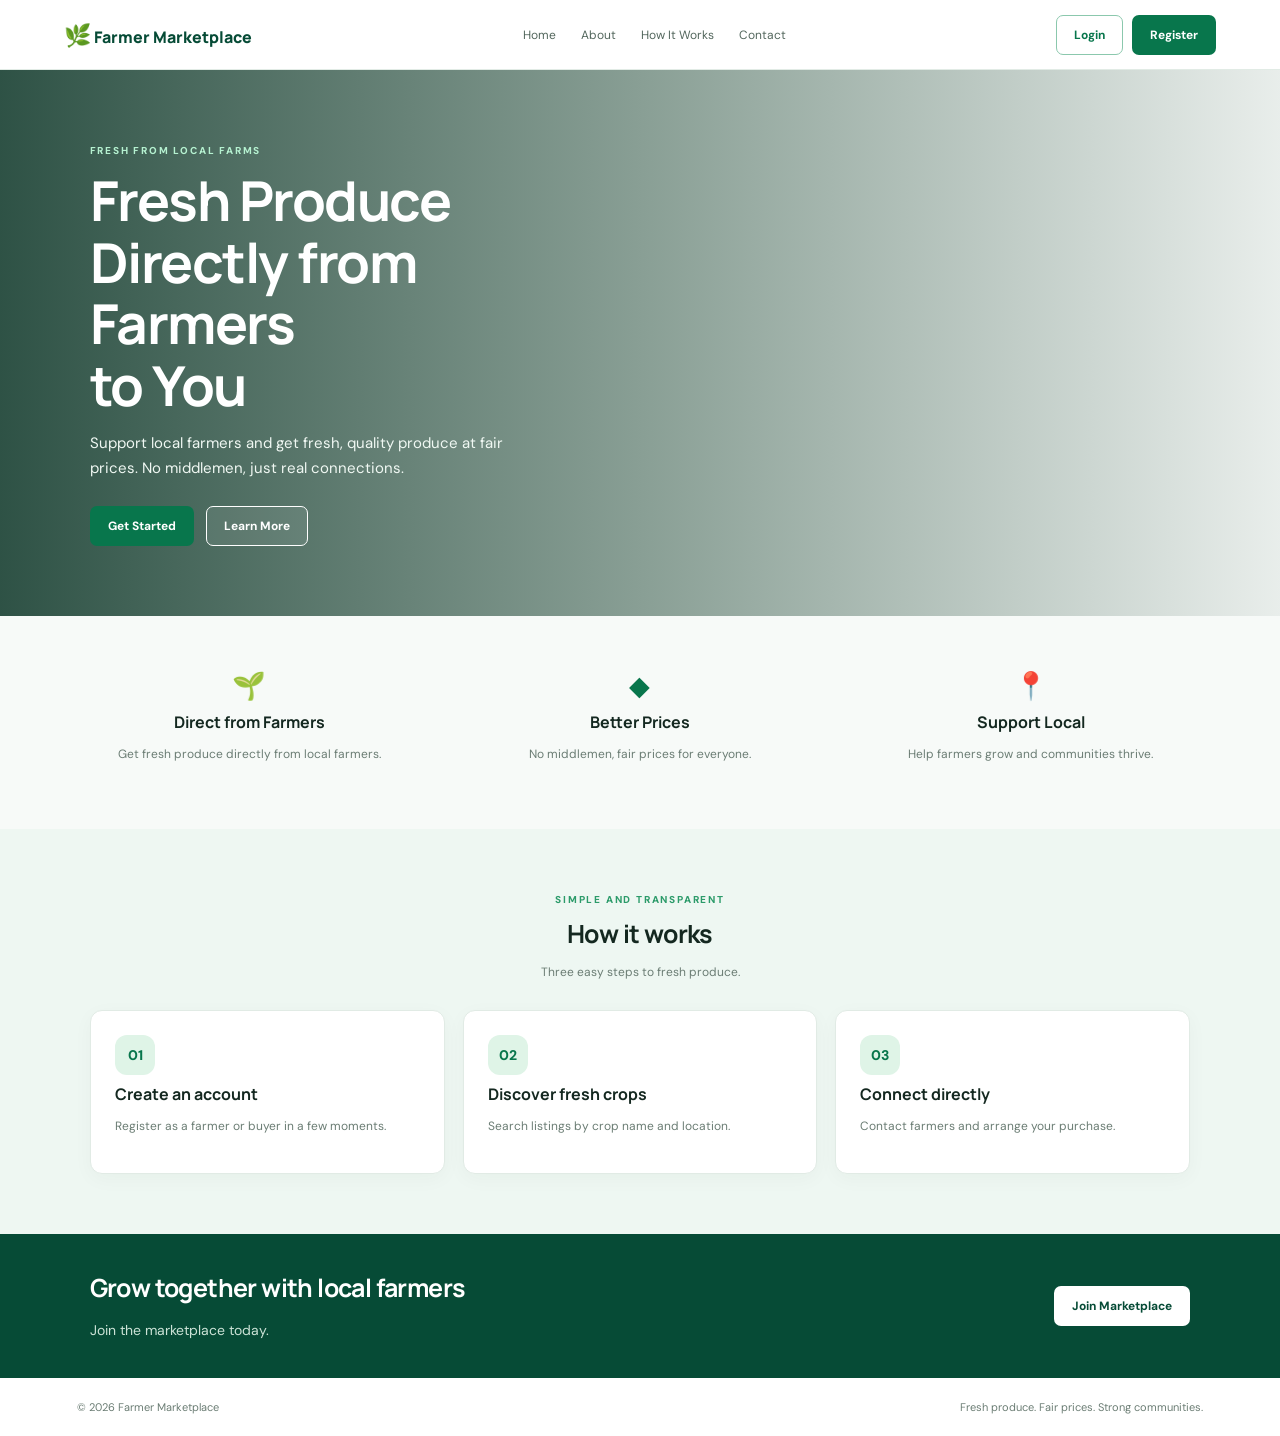
<file: frontend/index.html>
<!doctype html><html lang="en"><head><meta charset="utf-8"><meta name="viewport" content="width=device-width,initial-scale=1"><title>Farmer Marketplace</title><link rel="stylesheet" href="styles.css"></head><body><header class="topbar"><a class="brand" href="index.html"><span class="brand-icon">🌿</span> Farmer Marketplace</a><nav><a href="index.html">Home</a><a href="#about">About</a><a href="#how">How It Works</a><a href="#contact">Contact</a></nav><div class="top-actions"><a class="btn btn-outline" href="login.html">Login</a><a class="btn btn-primary" href="register.html">Register</a></div><button class="menu-toggle" aria-label="Toggle menu" onclick="document.querySelector('.topbar').classList.toggle('nav-open')">☰</button></header><main><section class="hero"><div class="hero-copy"><span class="eyebrow">FRESH FROM LOCAL FARMS</span><h1>Fresh Produce<br>Directly from Farmers<br>to You</h1><p>Support local farmers and get fresh, quality produce at fair prices. No middlemen, just real connections.</p><div class="hero-actions"><a class="btn btn-primary" href="buyer-dashboard.html">Get Started</a><a class="btn btn-glass" href="#about">Learn More</a></div></div></section><section class="benefits" id="about"><article><span class="benefit-icon">🌱</span><h3>Direct from Farmers</h3><p>Get fresh produce directly from local farmers.</p></article><article><span class="benefit-icon">◆</span><h3>Better Prices</h3><p>No middlemen, fair prices for everyone.</p></article><article><span class="benefit-icon">📍</span><h3>Support Local</h3><p>Help farmers grow and communities thrive.</p></article></section><section class="section" id="how"><div class="section-heading"><span class="eyebrow">SIMPLE AND TRANSPARENT</span><h2>How it works</h2><p>Three easy steps to fresh produce.</p></div><div class="steps"><article class="panel"><span class="step-num">01</span><h3>Create an account</h3><p>Register as a farmer or buyer in a few moments.</p></article><article class="panel"><span class="step-num">02</span><h3>Discover fresh crops</h3><p>Search listings by crop name and location.</p></article><article class="panel"><span class="step-num">03</span><h3>Connect directly</h3><p>Contact farmers and arrange your purchase.</p></article></div></section><section class="cta" id="contact"><div><h2>Grow together with local farmers</h2><p>Join the marketplace today.</p></div><a class="btn btn-light" href="register.html">Join Marketplace</a></section></main><footer>© 2026 Farmer Marketplace <span>Fresh produce. Fair prices. Strong communities.</span></footer><script src="app.js"></script></body></html>
</file>
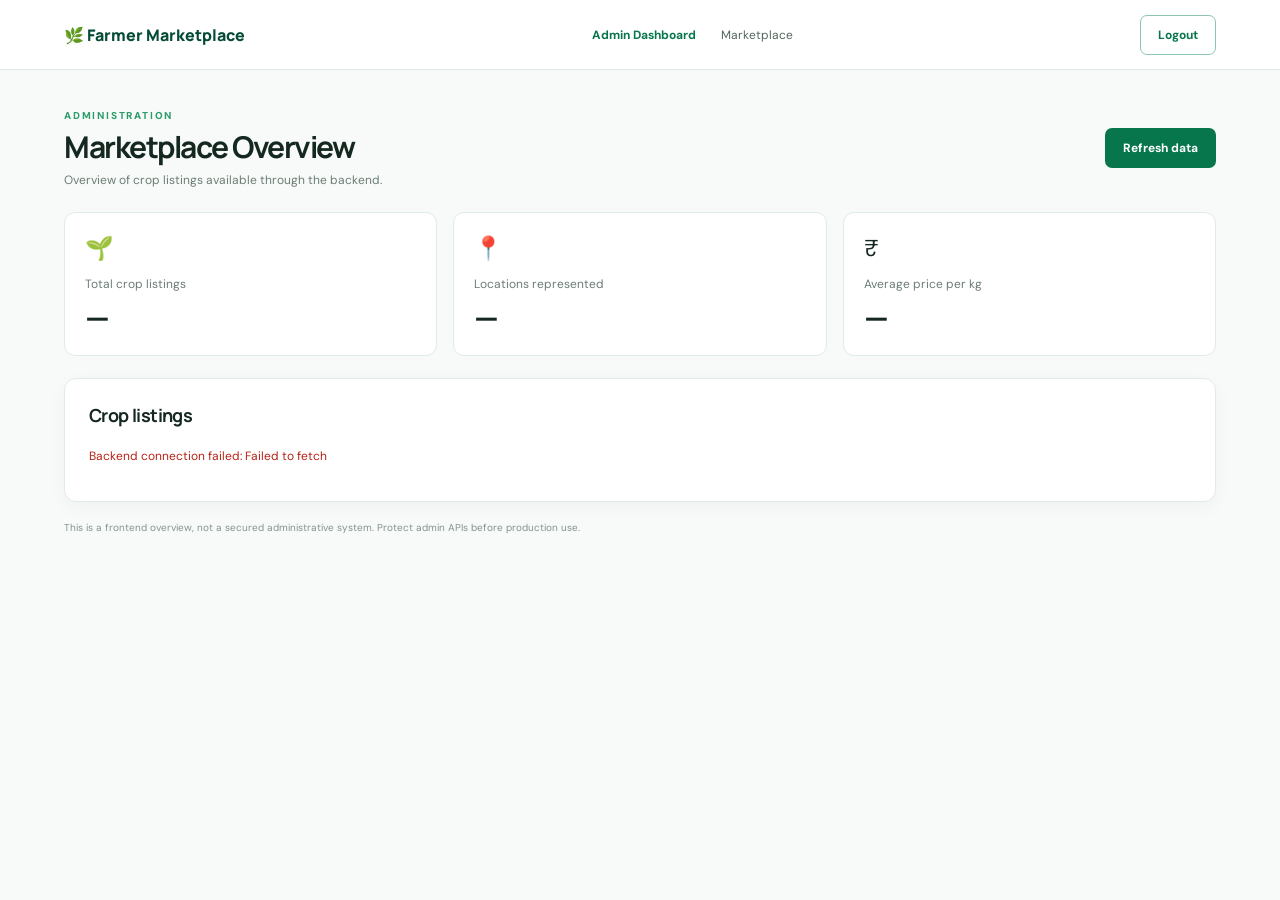
<file: frontend/admin-dashboard.html>
<!doctype html><html lang="en"><head><meta charset="utf-8"><meta name="viewport" content="width=device-width,initial-scale=1"><title>Admin Dashboard | Farmer Marketplace</title><link rel="stylesheet" href="styles.css"></head><body><header class="topbar"><a class="brand" href="index.html">🌿 Farmer Marketplace</a><nav><a href="admin-dashboard.html" class="active">Admin Dashboard</a><a href="buyer-dashboard.html">Marketplace</a></nav><div class="top-actions"><button class="btn btn-outline" onclick="logout()">Logout</button></div></header><main class="dashboard-main admin-main"><div class="page-heading"><div><span class="eyebrow">ADMINISTRATION</span><h1>Marketplace Overview</h1><p class="muted">Overview of crop listings available through the backend.</p></div><button class="btn btn-primary" id="adminRefresh">Refresh data</button></div><div class="stat-grid"><article class="stat-card"><span>🌱</span><p>Total crop listings</p><strong id="adminCropCount">—</strong></article><article class="stat-card"><span>📍</span><p>Locations represented</p><strong id="adminLocationCount">—</strong></article><article class="stat-card"><span>₹</span><p>Average price per kg</p><strong id="adminAveragePrice">—</strong></article></div><section class="panel"><h2>Crop listings</h2><div id="adminCropList" class="table-wrap">Loading…</div></section><p class="demo-note">This is a frontend overview, not a secured administrative system. Protect admin APIs before production use.</p></main><script src="app.js"></script></body></html>
</file>
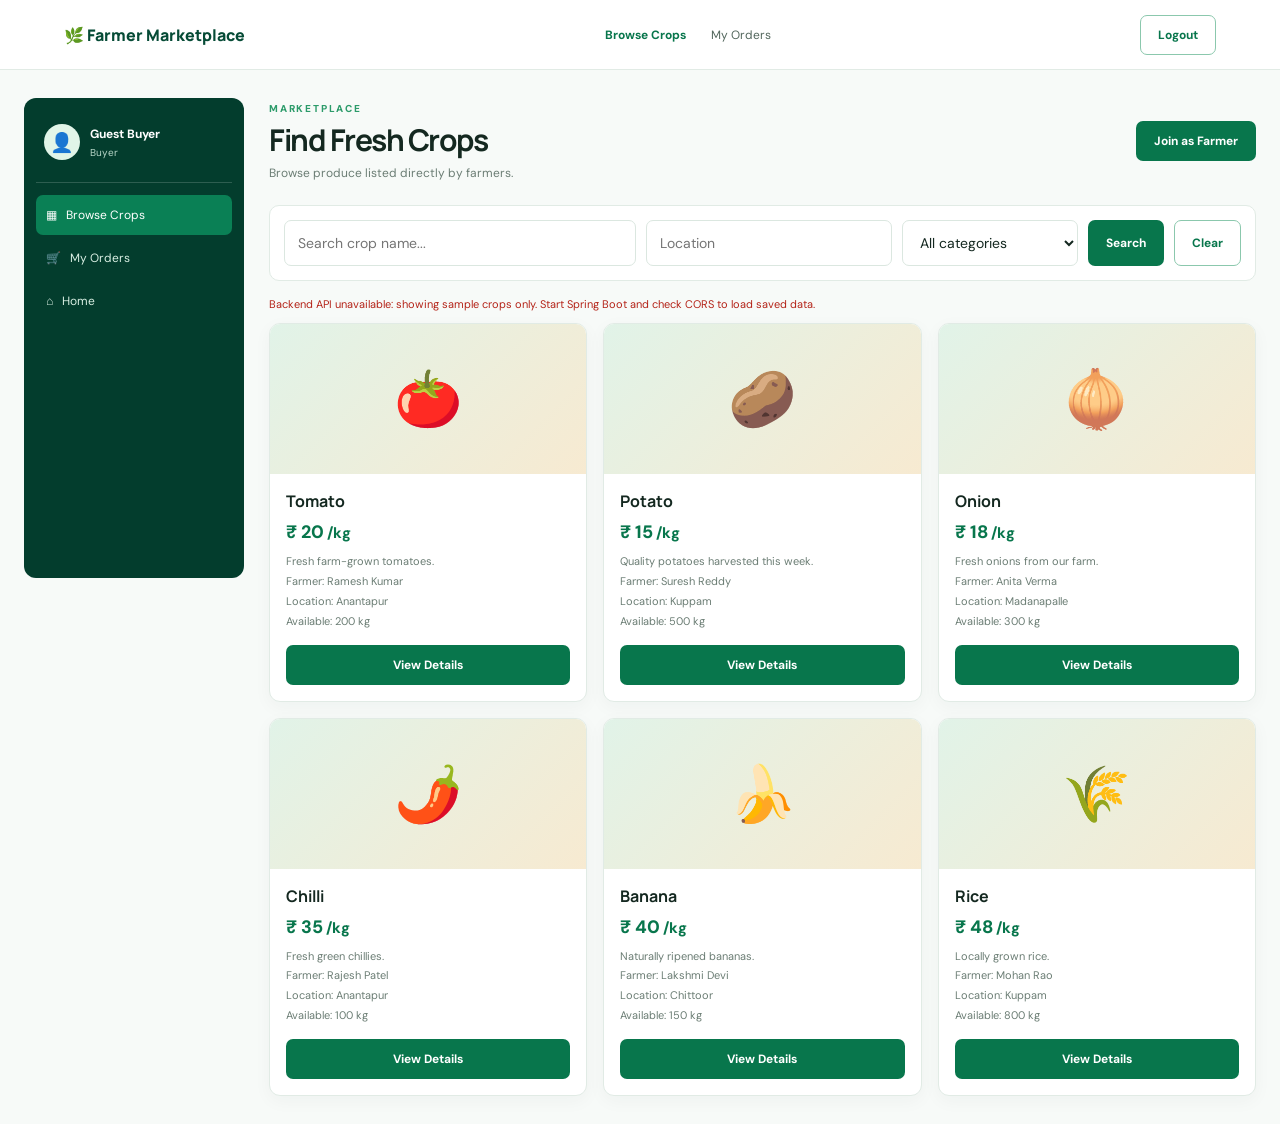
<file: frontend/buyer-dashboard.html>
<!doctype html><html lang="en"><head><meta charset="utf-8"><meta name="viewport" content="width=device-width,initial-scale=1"><title>Browse Crops | Farmer Marketplace</title><link rel="stylesheet" href="styles.css"></head><body><header class="topbar"><a class="brand" href="index.html">🌿 Farmer Marketplace</a><nav><a href="buyer-dashboard.html" class="active">Browse Crops</a><a href="my-orders.html">My Orders</a></nav><div class="top-actions"><span id="welcomeUser" class="muted"></span><button class="btn btn-outline" onclick="logout()">Logout</button></div></header><main class="dashboard-wrap"><aside class="sidebar"><div class="user-chip"><div class="avatar">👤</div><div><b id="sideName">Guest Buyer</b><small>Buyer</small></div></div><a href="buyer-dashboard.html" class="side-link active">▦ &nbsp; Browse Crops</a><a href="my-orders.html" class="side-link">🛒 &nbsp; My Orders</a><a href="index.html" class="side-link">⌂ &nbsp; Home</a></aside><section class="dashboard-main"><div class="page-heading"><div><span class="eyebrow">MARKETPLACE</span><h1>Find Fresh Crops</h1><p class="muted">Browse produce listed directly by farmers.</p></div><a href="register.html" class="btn btn-primary">Join as Farmer</a></div><form class="filter-bar" id="searchForm"><input id="searchName" placeholder="Search crop name..." aria-label="Search crop name"><input id="searchLocation" placeholder="Location" aria-label="Location"><select id="searchCategory"><option value="">All categories</option><option>Vegetables</option><option>Fruits</option><option>Grains</option><option>Other</option></select><button class="btn btn-primary" type="submit">Search</button><button class="btn btn-outline" type="button" id="clearSearch">Clear</button></form><div id="apiStatus" class="status-note">Connecting to backend…</div><div id="cropGrid" class="crop-grid"><div class="empty-state">Loading crops…</div></div></section></main><script src="app.js"></script></body></html>
</file>
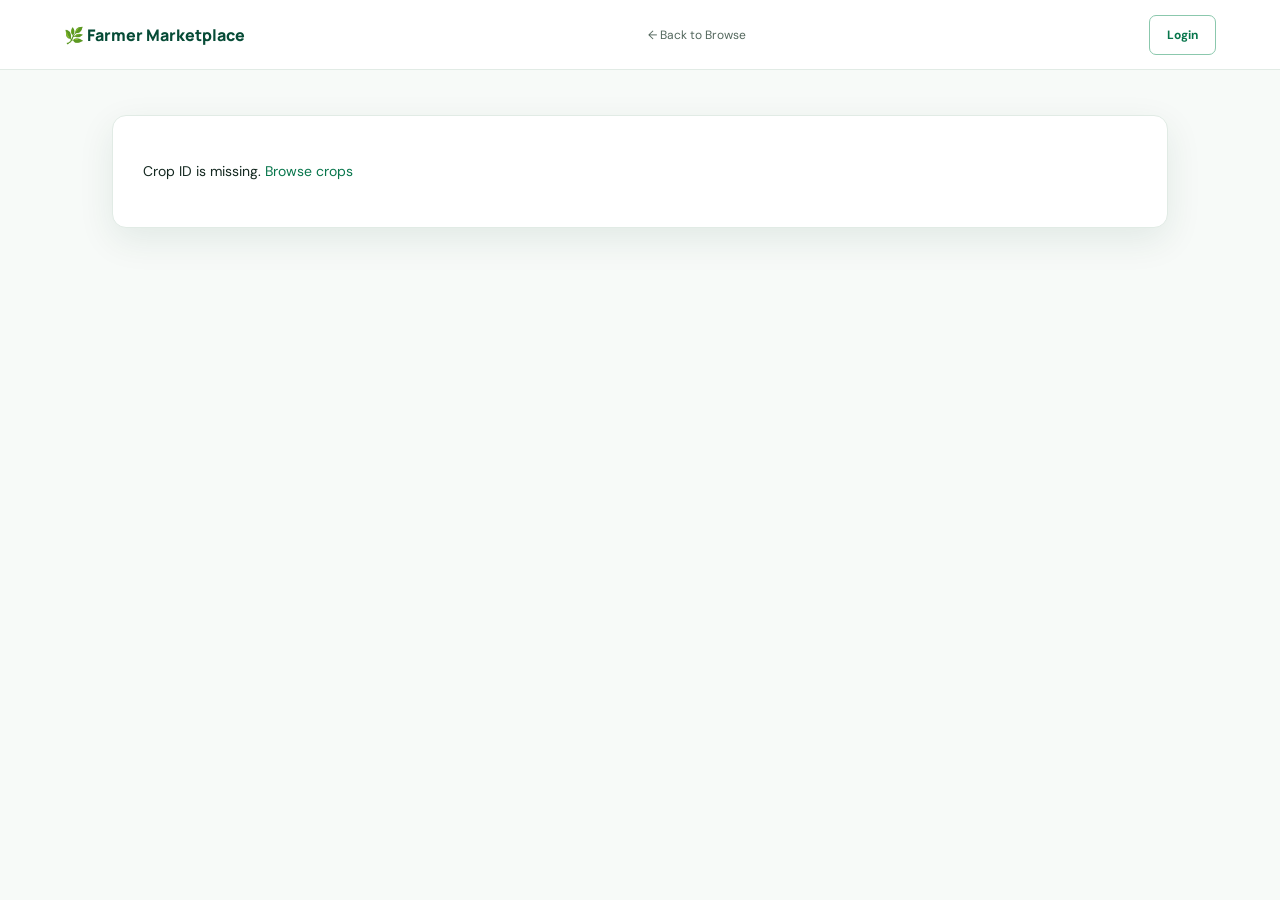
<file: frontend/crop-details.html>
<!doctype html><html lang="en"><head><meta charset="utf-8"><meta name="viewport" content="width=device-width,initial-scale=1"><title>Crop Details | Farmer Marketplace</title><link rel="stylesheet" href="styles.css"></head><body><header class="topbar"><a class="brand" href="index.html">🌿 Farmer Marketplace</a><nav><a href="buyer-dashboard.html">← Back to Browse</a></nav><div class="top-actions"><a class="btn btn-outline" href="login.html">Login</a></div></header><main class="details-wrap"><div id="cropDetails" class="details-card"><p class="muted">Loading crop details…</p></div></main><script src="app.js"></script></body></html>
</file>
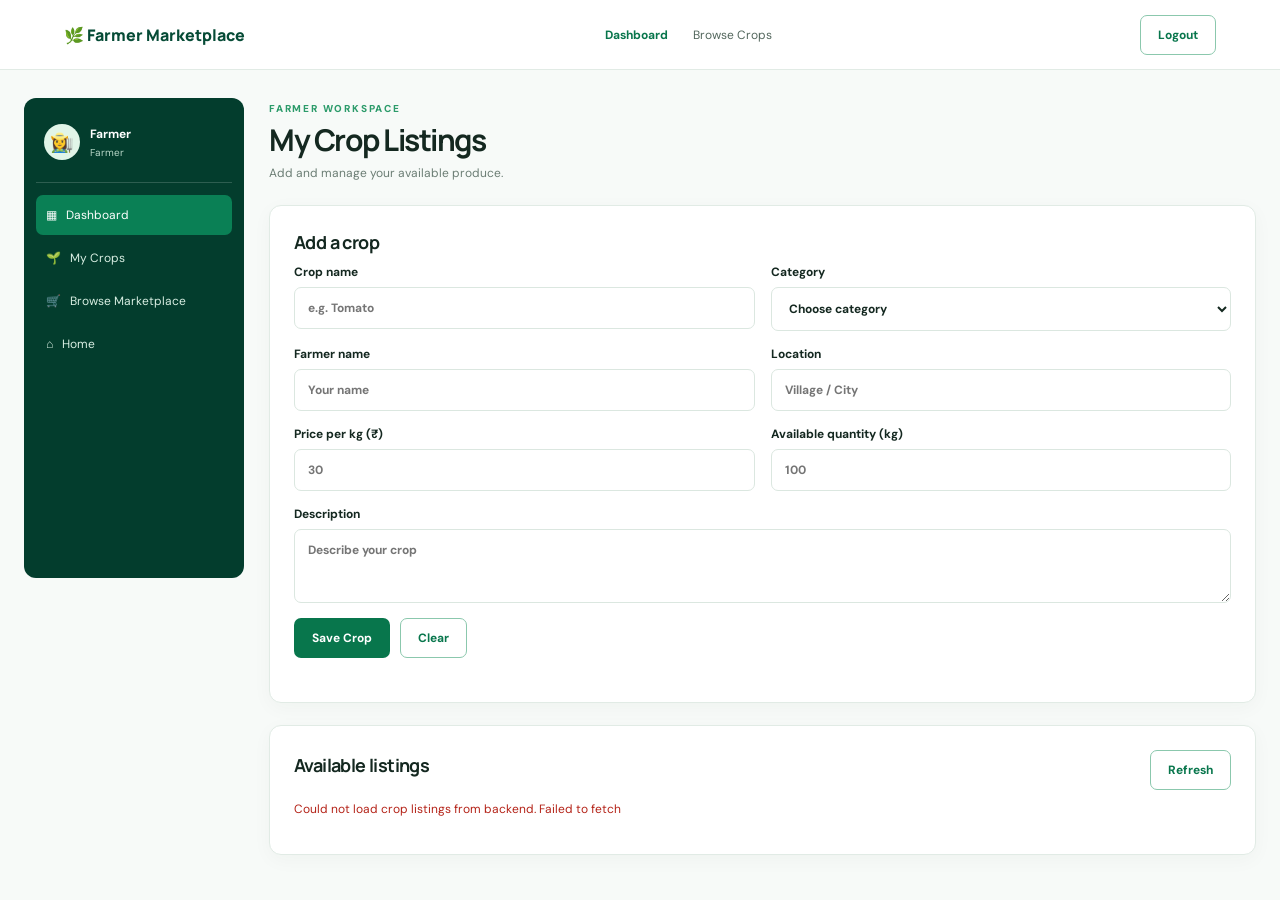
<file: frontend/farmer-dashboard.html>
<!doctype html><html lang="en"><head><meta charset="utf-8"><meta name="viewport" content="width=device-width,initial-scale=1"><title>Farmer Dashboard | Farmer Marketplace</title><link rel="stylesheet" href="styles.css"></head><body><header class="topbar"><a class="brand" href="index.html">🌿 Farmer Marketplace</a><nav><a href="farmer-dashboard.html" class="active">Dashboard</a><a href="buyer-dashboard.html">Browse Crops</a></nav><div class="top-actions"><span id="welcomeUser" class="muted"></span><button class="btn btn-outline" onclick="logout()">Logout</button></div></header><main class="dashboard-wrap"><aside class="sidebar"><div class="user-chip"><div class="avatar">👩‍🌾</div><div><b id="sideName">Farmer</b><small>Farmer</small></div></div><a href="farmer-dashboard.html" class="side-link active">▦ &nbsp; Dashboard</a><a href="#myCrops" class="side-link">🌱 &nbsp; My Crops</a><a href="buyer-dashboard.html" class="side-link">🛒 &nbsp; Browse Marketplace</a><a href="index.html" class="side-link">⌂ &nbsp; Home</a></aside><section class="dashboard-main"><div class="page-heading"><div><span class="eyebrow">FARMER WORKSPACE</span><h1>My Crop Listings</h1><p class="muted">Add and manage your available produce.</p></div></div><section class="panel form-panel"><h2 id="cropFormTitle">Add a crop</h2><form id="cropForm" class="crop-form"><input type="hidden" name="id"><label>Crop name<input name="name" placeholder="e.g. Tomato" required></label><label>Category<select name="category" required><option value="">Choose category</option><option>Vegetables</option><option>Fruits</option><option>Grains</option><option>Other</option></select></label><label>Farmer name<input name="farmerName" id="farmerNameInput" placeholder="Your name" required></label><label>Location<input name="location" placeholder="Village / City" required></label><label>Price per kg (₹)<input name="pricePerKg" type="number" min="0.01" step="0.01" placeholder="30" required></label><label>Available quantity (kg)<input name="availableKg" type="number" min="0.01" step="0.01" placeholder="100" required></label><label class="wide-field">Description<textarea name="description" rows="3" placeholder="Describe your crop"></textarea></label><div class="wide-field form-actions"><button class="btn btn-primary" type="submit">Save Crop</button><button class="btn btn-outline" type="reset" id="resetCropForm">Clear</button></div><p id="cropMessage" class="form-message wide-field" aria-live="polite"></p></form></section><section id="myCrops" class="panel listing-panel"><div class="panel-heading"><h2>Available listings</h2><button class="btn btn-outline" id="refreshCrops" type="button">Refresh</button></div><div id="farmerCropList" class="table-wrap"><p class="muted">Loading listings…</p></div></section></section></main><script src="app.js"></script></body></html>
</file>
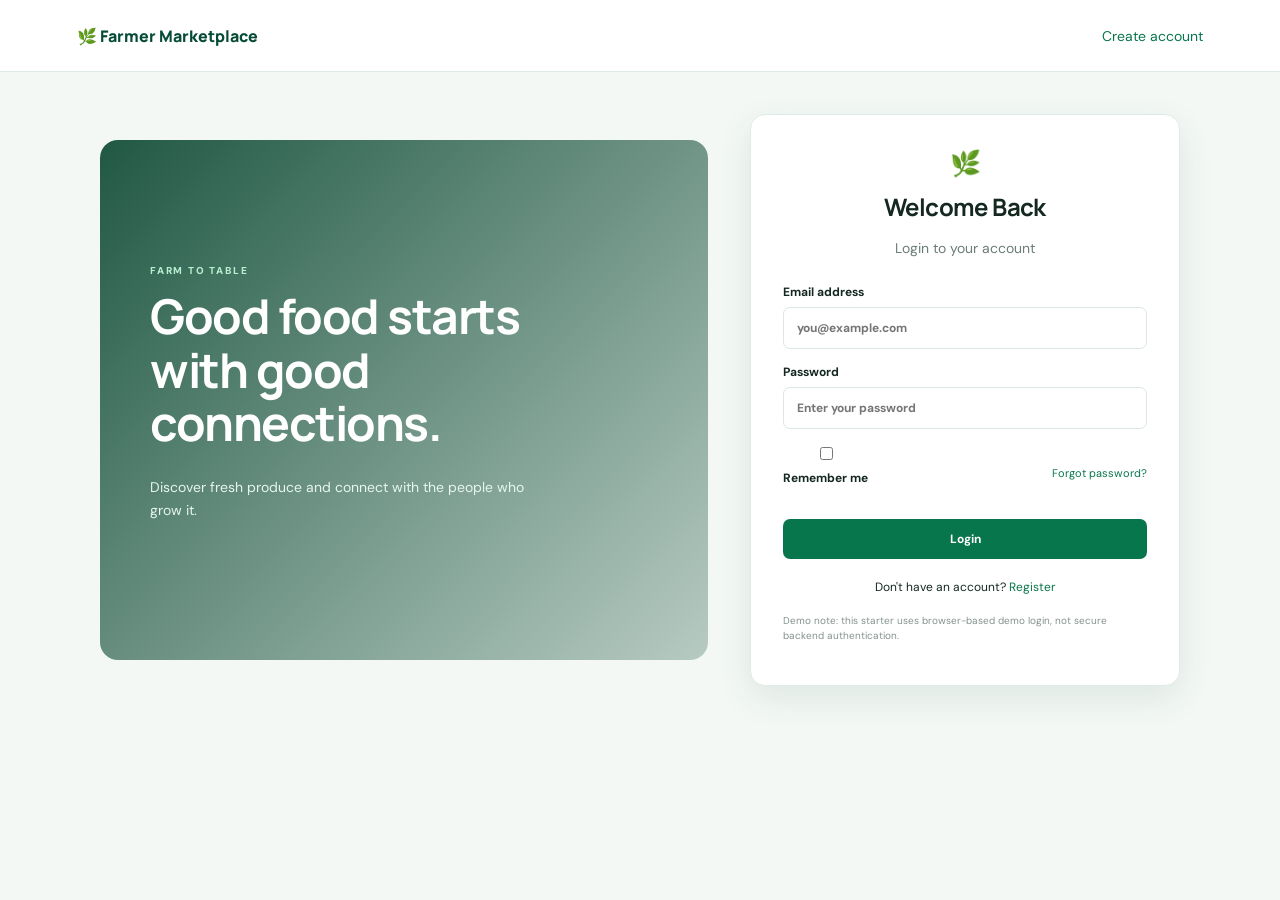
<file: frontend/login.html>
<!doctype html><html lang="en"><head><meta charset="utf-8"><meta name="viewport" content="width=device-width,initial-scale=1"><title>Login | Farmer Marketplace</title><link rel="stylesheet" href="styles.css"></head><body class="auth-page"><header class="auth-top"><a class="brand" href="index.html">🌿 Farmer Marketplace</a><a href="register.html">Create account</a></header><main class="auth-layout"><section class="auth-art"><span class="eyebrow">FARM TO TABLE</span><h1>Good food starts<br>with good connections.</h1><p>Discover fresh produce and connect with the people who grow it.</p></section><section class="auth-card"><div class="auth-logo">🌿</div><h2>Welcome Back</h2><p class="muted center">Login to your account</p><form id="loginForm"><label>Email address<input name="email" type="email" placeholder="you@example.com" required></label><label>Password<input name="password" type="password" placeholder="Enter your password" required minlength="4"></label><div class="form-row"><label class="check-label"><input type="checkbox" name="remember"> Remember me</label><a href="#" onclick="alert('Please contact your administrator to reset your password.');return false">Forgot password?</a></div><button class="btn btn-primary full" type="submit">Login</button><p id="formMessage" class="form-message" aria-live="polite"></p></form><div class="auth-bottom">Don't have an account? <a href="register.html">Register</a></div><p class="demo-note">Demo note: this starter uses browser-based demo login, not secure backend authentication.</p></section></main><script src="app.js"></script></body></html>
</file>
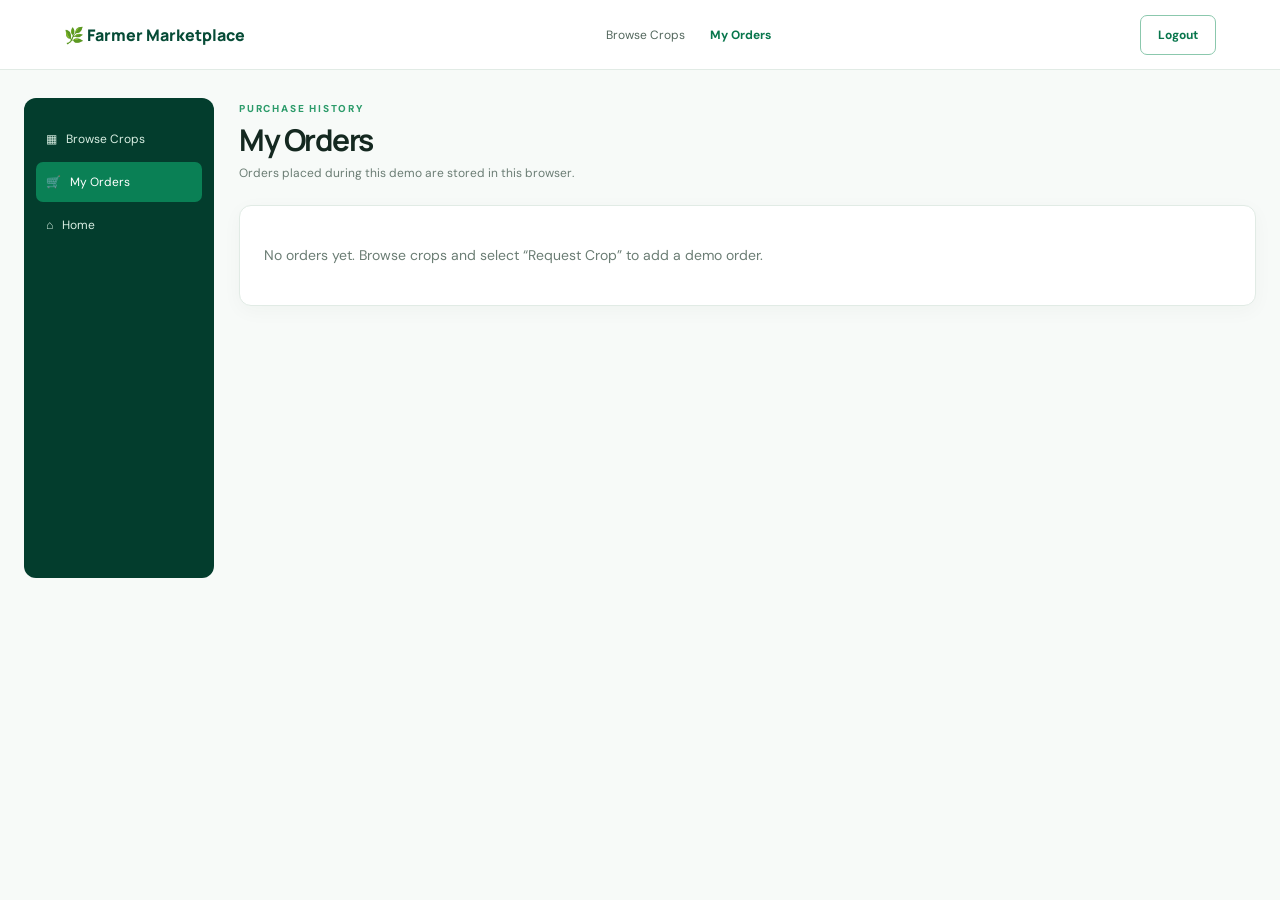
<file: frontend/my-orders.html>
<!doctype html><html lang="en"><head><meta charset="utf-8"><meta name="viewport" content="width=device-width,initial-scale=1"><title>My Orders | Farmer Marketplace</title><link rel="stylesheet" href="styles.css"></head><body><header class="topbar"><a class="brand" href="index.html">🌿 Farmer Marketplace</a><nav><a href="buyer-dashboard.html">Browse Crops</a><a href="my-orders.html" class="active">My Orders</a></nav><div class="top-actions"><span id="welcomeUser" class="muted"></span><button class="btn btn-outline" onclick="logout()">Logout</button></div></header><main class="dashboard-wrap single-layout"><aside class="sidebar"><a href="buyer-dashboard.html" class="side-link">▦ &nbsp; Browse Crops</a><a href="my-orders.html" class="side-link active">🛒 &nbsp; My Orders</a><a href="index.html" class="side-link">⌂ &nbsp; Home</a></aside><section class="dashboard-main"><div class="page-heading"><div><span class="eyebrow">PURCHASE HISTORY</span><h1>My Orders</h1><p class="muted">Orders placed during this demo are stored in this browser.</p></div></div><div id="ordersList" class="panel"><p class="muted">No orders yet. Browse crops and select “Request crop” to add a demo order.</p></div></section></main><script src="app.js"></script></body></html>
</file>
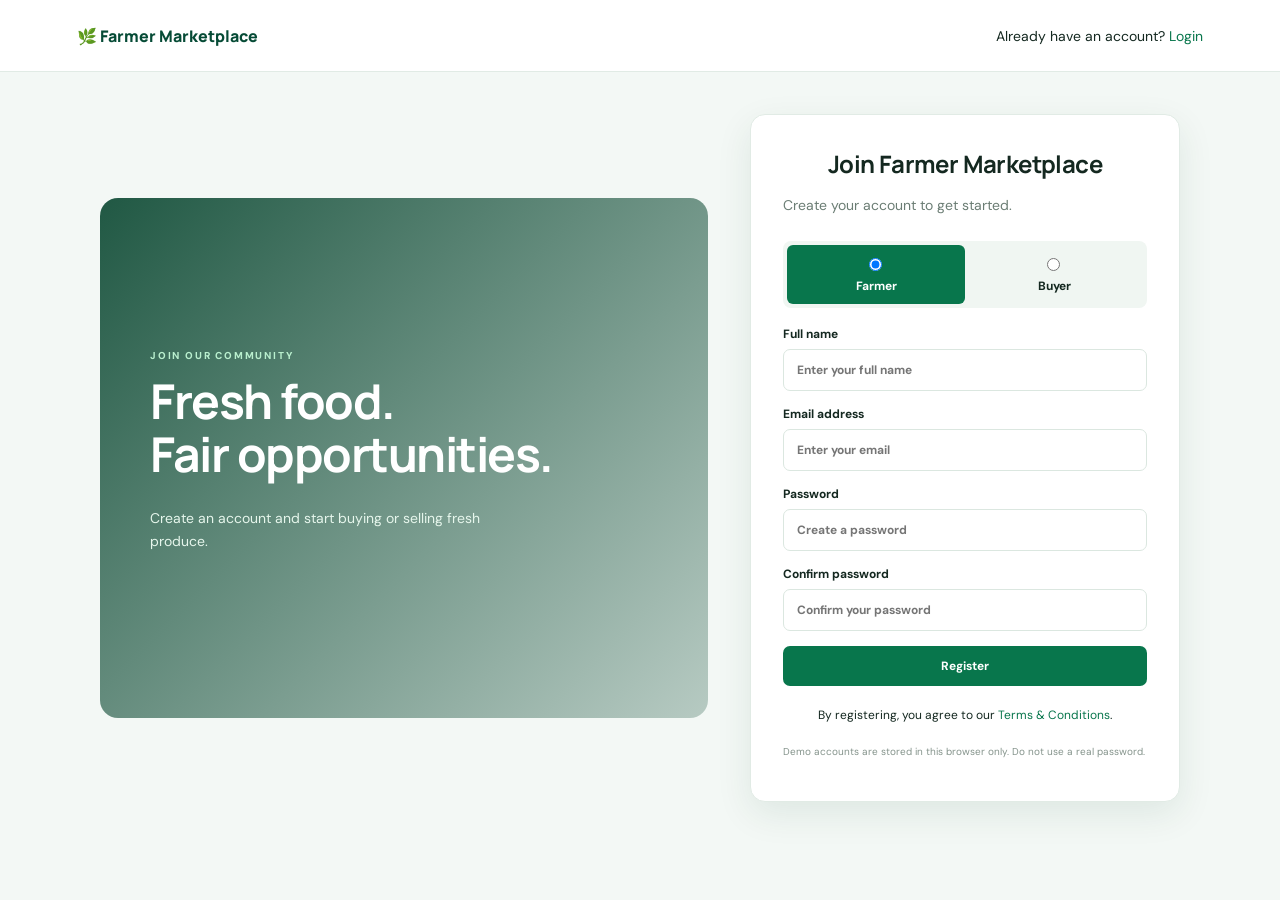
<file: frontend/register.html>
<!doctype html><html lang="en"><head><meta charset="utf-8"><meta name="viewport" content="width=device-width,initial-scale=1"><title>Register | Farmer Marketplace</title><link rel="stylesheet" href="styles.css"></head><body class="auth-page"><header class="auth-top"><a class="brand" href="index.html">🌿 Farmer Marketplace</a><span>Already have an account? <a href="login.html">Login</a></span></header><main class="auth-layout"><section class="auth-art"><span class="eyebrow">JOIN OUR COMMUNITY</span><h1>Fresh food.<br>Fair opportunities.</h1><p>Create an account and start buying or selling fresh produce.</p></section><section class="auth-card"><h2>Join Farmer Marketplace</h2><p class="muted">Create your account to get started.</p><form id="registerForm"><div class="role-tabs"><label><input type="radio" name="role" value="Farmer" checked> Farmer</label><label><input type="radio" name="role" value="Buyer"> Buyer</label></div><label>Full name<input name="name" placeholder="Enter your full name" required></label><label>Email address<input name="email" type="email" placeholder="Enter your email" required></label><label>Password<input name="password" type="password" minlength="4" placeholder="Create a password" required></label><label>Confirm password<input name="confirmPassword" type="password" minlength="4" placeholder="Confirm your password" required></label><button class="btn btn-primary full" type="submit">Register</button><p id="formMessage" class="form-message" aria-live="polite"></p></form><p class="auth-bottom">By registering, you agree to our <a href="#" onclick="alert('Demo terms and conditions');return false">Terms &amp; Conditions</a>.</p><p class="demo-note">Demo accounts are stored in this browser only. Do not use a real password.</p></section></main><script src="app.js"></script></body></html>
</file>
<file: frontend/styles.css>
@import url('https://fonts.googleapis.com/css2?family=DM+Sans:wght@400;500;600;700&family=Manrope:wght@400;500;600;700;800&display=swap');
:root{--green:#08764c;--green-dark:#064b36;--green-deep:#033d2d;--mint:#edf7f1;--ink:#142820;--muted:#6b7d74;--line:#e1ebe5;--white:#fff;--shadow:0 12px 36px rgba(10,61,42,.09)}*{box-sizing:border-box}html{scroll-behavior:smooth}body{margin:0;background:#f7faf8;color:var(--ink);font-family:'DM Sans',Arial,sans-serif;font-size:14px}h1,h2,h3,.brand{font-family:Manrope,'DM Sans',sans-serif}h1{font-size:clamp(30px,4vw,48px);line-height:1.12;letter-spacing:-1.5px;margin:12px 0}h2{font-size:25px;letter-spacing:-.6px;margin:0 0 10px}h3{font-size:16px;margin:8px 0}p{line-height:1.65}a{color:var(--green);text-decoration:none}button,input,select,textarea{font:inherit}.topbar{height:70px;padding:0 clamp(18px,5vw,72px);display:flex;align-items:center;gap:34px;background:#fff;border-bottom:1px solid var(--line);position:sticky;top:0;z-index:5}.brand{font-size:16px;font-weight:800;color:var(--green-dark);white-space:nowrap}.brand-icon{font-size:22px}.topbar nav{display:flex;gap:25px;margin:auto;font-size:12px}.topbar nav a{color:#53675d}.topbar nav a.active,.topbar nav a:hover{color:var(--green);font-weight:700}.top-actions{display:flex;align-items:center;gap:9px}.btn{display:inline-flex;align-items:center;justify-content:center;border:1px solid transparent;border-radius:7px;padding:11px 17px;font-weight:700;font-size:12px;cursor:pointer;transition:.2s;white-space:nowrap}.btn:hover{transform:translateY(-1px);filter:brightness(.97)}.btn-primary{background:var(--green);color:white}.btn-outline{background:#fff;color:var(--green);border-color:#8bc8ad}.btn-glass{border-color:#fff;color:#fff;background:rgba(255,255,255,.08)}.btn-light{background:#fff;color:var(--green-dark)}.full{width:100%}.menu-toggle{display:none;border:0;background:none;font-size:22px;color:var(--green)}.hero{margin:0 auto;min-height:430px;max-width:1500px;display:flex;align-items:center;color:white;background:linear-gradient(90deg,rgba(2,45,30,.82),rgba(4,49,29,.44) 52%,rgba(3,40,25,.06)),url('https://images.unsplash.com/photo-1500382017468-9049fed747ef?auto=format&fit=crop&w=1800&q=85') center 48%/cover}.hero-copy{max-width:680px;padding:70px clamp(24px,7vw,100px)}.eyebrow{color:#2c9b6a;font-size:10px;font-weight:800;letter-spacing:1.8px}.hero .eyebrow{color:#b5f1d0}.hero h1{font-size:clamp(34px,5vw,55px)}.hero p{max-width:430px;color:#f0f8f3;font-size:15px}.hero-actions{display:flex;gap:12px;margin-top:25px}.benefits{max-width:1200px;margin:0 auto;display:grid;grid-template-columns:repeat(3,1fr);gap:20px;padding:38px 24px}.benefits article{text-align:center;padding:14px 20px}.benefit-icon{font-size:27px;color:var(--green)}.benefits p,.section-heading p,.steps p{color:var(--muted);font-size:12px}.section{padding:60px 24px;background:#eef7f2}.section-heading{text-align:center;margin-bottom:28px}.section-heading h2{margin-top:9px}.steps{max-width:1100px;margin:auto;display:grid;grid-template-columns:repeat(3,1fr);gap:18px}.panel{background:#fff;border:1px solid var(--line);border-radius:12px;padding:24px;box-shadow:0 5px 20px rgba(10,61,42,.035)}.step-num{display:inline-grid;place-items:center;width:40px;height:40px;background:#dff4e7;color:var(--green);font-weight:800;border-radius:12px}.cta{background:var(--green-dark);color:#fff;padding:36px clamp(24px,7vw,100px);display:flex;align-items:center;justify-content:space-between;gap:20px}.cta h2{margin:0}.cta p{color:#cce3d7;margin-bottom:0}footer{display:flex;justify-content:space-between;gap:16px;padding:22px clamp(20px,6vw,80px);color:var(--muted);font-size:11px;background:#fff}.auth-page{min-height:100vh;background:#f3f8f5}.auth-top{height:72px;background:#fff;display:flex;align-items:center;justify-content:space-between;padding:0 clamp(20px,6vw,90px);border-bottom:1px solid var(--line)}.auth-layout{max-width:1120px;margin:42px auto;padding:0 20px;display:grid;grid-template-columns:1fr 430px;gap:42px;align-items:center}.auth-art{min-height:520px;border-radius:18px;padding:50px;color:#fff;display:flex;flex-direction:column;justify-content:center;background:linear-gradient(135deg,rgba(3,66,43,.88),rgba(3,66,43,.25)),url('https://images.unsplash.com/photo-1500937386664-56d1dfef3854?auto=format&fit=crop&w=1200&q=80') center/cover}.auth-art .eyebrow{color:#b9efce}.auth-art p{max-width:380px;color:#e6f6ec}.auth-card{padding:32px;background:#fff;border:1px solid var(--line);border-radius:15px;box-shadow:var(--shadow)}.auth-card h2{text-align:center;font-size:24px}.auth-logo{text-align:center;font-size:25px;margin-bottom:10px}.muted{color:var(--muted)}.center{text-align:center}.auth-card form{margin-top:24px}.auth-card label,.crop-form label{display:flex;flex-direction:column;gap:7px;font-size:12px;font-weight:700;margin-bottom:15px}.auth-card input:not([type=checkbox]):not([type=radio]),.crop-form input,.crop-form select,.crop-form textarea,.filter-bar input,.filter-bar select{width:100%;padding:12px 13px;border:1px solid #dbe7e0;border-radius:7px;outline:none;background:#fff;color:var(--ink)}input:focus,select:focus,textarea:focus{border-color:#58b68a!important;box-shadow:0 0 0 3px #e3f6eb}.form-row{display:flex;align-items:center;justify-content:space-between;font-size:11px;margin:2px 0 18px}.check-label{display:flex;align-items:center;gap:6px}.role-tabs{display:grid;grid-template-columns:1fr 1fr;background:#f0f6f2;border-radius:8px;padding:4px;margin-bottom:18px}.role-tabs label{margin:0;padding:10px;display:flex;align-items:center;justify-content:center;border-radius:6px;cursor:pointer}.role-tabs label:has(input:checked){background:var(--green);color:#fff}.role-tabs input{margin-right:6px}.auth-bottom{text-align:center;font-size:12px;margin:20px 0 0}.demo-note{font-size:10px;color:#84938b;line-height:1.5;margin-top:18px}.form-message{font-size:12px;color:var(--green);margin:10px 0}.form-message.error{color:#b42318}.dashboard-wrap{display:grid;grid-template-columns:220px minmax(0,1fr);gap:25px;max-width:1400px;margin:28px auto;padding:0 24px}.sidebar{background:var(--green-deep);color:#fff;border-radius:12px;padding:18px 12px;align-self:start;min-height:480px}.user-chip{display:flex;gap:10px;align-items:center;padding:8px 8px 22px;margin-bottom:12px;border-bottom:1px solid rgba(255,255,255,.17)}.user-chip b,.user-chip small{display:block}.user-chip b{font-size:12px}.user-chip small{font-size:10px;color:#b9d8c9;margin-top:4px}.avatar{display:grid;place-items:center;background:#e1f5e8;width:36px;height:36px;border-radius:50%;font-size:19px}.side-link{display:block;color:#d8eee2;border-radius:7px;padding:12px 10px;font-size:12px;margin:3px 0}.side-link:hover,.side-link.active{background:#0a8055;color:#fff}.dashboard-main{min-width:0}.page-heading{display:flex;justify-content:space-between;align-items:center;gap:15px;margin-bottom:22px}.page-heading h1{font-size:30px;margin:7px 0}.page-heading p{margin:0;font-size:12px}.filter-bar{display:grid;grid-template-columns:2fr 1.4fr 1fr auto auto;gap:10px;padding:14px;background:#fff;border:1px solid var(--line);border-radius:10px;margin-bottom:16px}.status-note{font-size:11px;color:var(--muted);margin:12px 0}.status-note.error{color:#b42318}.crop-grid{display:grid;grid-template-columns:repeat(3,minmax(0,1fr));gap:16px}.crop-card{overflow:hidden;border:1px solid var(--line);border-radius:11px;background:#fff;box-shadow:0 5px 18px rgba(10,61,42,.04)}.crop-image{height:150px;display:grid;place-items:center;background:linear-gradient(135deg,#e1f3e8,#f7ead1);font-size:55px}.crop-card-body{padding:16px}.crop-card h3{margin:0 0 8px}.crop-price{color:var(--green);font-size:18px;font-weight:800}.crop-meta{font-size:11px;color:var(--muted);line-height:1.8;margin:8px 0 13px}.crop-card .btn{width:100%}.empty-state{padding:35px;background:#fff;border:1px dashed #cbded2;border-radius:10px;color:var(--muted);grid-column:1/-1;text-align:center}.form-panel{margin-bottom:22px}.form-panel h2,.listing-panel h2,.panel h2{font-size:18px}.crop-form{display:grid;grid-template-columns:repeat(2,minmax(0,1fr));gap:0 16px}.wide-field{grid-column:1/-1}.form-actions{display:flex;gap:10px}.panel-heading{display:flex;justify-content:space-between;align-items:center}.table-wrap{overflow-x:auto}table{width:100%;border-collapse:collapse;font-size:12px}th,td{text-align:left;padding:13px 10px;border-bottom:1px solid var(--line);white-space:nowrap}th{color:var(--muted);font-size:10px;text-transform:uppercase;letter-spacing:.5px;background:#f7faf8}.table-actions{display:flex;gap:6px}.small-btn{border:1px solid var(--line);background:#fff;color:var(--green);padding:6px 8px;border-radius:5px;cursor:pointer}.small-btn.danger{color:#b42318}.details-wrap{max-width:1100px;margin:45px auto;padding:0 22px}.details-card{background:#fff;border:1px solid var(--line);border-radius:14px;padding:30px;box-shadow:var(--shadow)}.details-grid{display:grid;grid-template-columns:1fr 1fr;gap:35px;align-items:start}.details-visual{min-height:320px;display:grid;place-items:center;border-radius:12px;background:linear-gradient(135deg,#dff1e4,#f8e9ce);font-size:100px}.details-info h1{font-size:35px}.details-info .crop-price{font-size:26px}.details-info p{color:var(--muted)}.details-info dl{display:grid;grid-template-columns:1fr 1fr;gap:12px}.details-info dt{color:var(--muted);font-size:11px}.details-info dd{margin:4px 0;font-weight:700}.stat-grid{display:grid;grid-template-columns:repeat(3,1fr);gap:16px;margin-bottom:22px}.stat-card{padding:20px;background:#fff;border:1px solid var(--line);border-radius:11px}.stat-card span{font-size:23px}.stat-card p{color:var(--muted);font-size:12px;margin:12px 0 5px}.stat-card strong{font-size:27px}.admin-main{max-width:1200px;margin:35px auto;padding:0 24px}.single-layout{grid-template-columns:190px minmax(0,1fr)}
@media(max-width:900px){.topbar{gap:14px;padding:0 18px}.topbar nav{gap:12px}.auth-layout{grid-template-columns:1fr 400px;gap:18px}.auth-art{padding:28px}.crop-grid{grid-template-columns:repeat(2,minmax(0,1fr))}.filter-bar{grid-template-columns:1fr 1fr}.dashboard-wrap{grid-template-columns:175px minmax(0,1fr);gap:15px;padding:0 14px}.sidebar{padding:12px 8px}.details-grid{gap:20px}}@media(max-width:650px){.topbar{height:62px}.topbar nav,.top-actions{display:none}.topbar.nav-open{flex-wrap:wrap;height:auto;padding-top:14px;padding-bottom:14px}.topbar.nav-open nav{display:flex;order:3;width:100%;flex-wrap:wrap}.topbar.nav-open .top-actions{display:flex;order:4}.menu-toggle{display:block;margin-left:auto}.hero{min-height:450px;background-position:60% center}.hero-copy{padding:45px 24px}.benefits,.steps{grid-template-columns:1fr;gap:5px}.benefits{padding:20px}.benefits article{padding:10px}.section{padding:40px 20px}.cta,footer{flex-direction:column;align-items:flex-start}.auth-layout{display:block;margin:20px auto}.auth-art{display:none}.auth-card{padding:24px}.dashboard-wrap,.single-layout{display:block;margin:16px auto}.sidebar{min-height:0;margin-bottom:18px;display:flex;gap:5px;overflow-x:auto;padding:8px}.user-chip{display:none}.side-link{white-space:nowrap;margin:0}.page-heading{align-items:flex-start;flex-direction:column}.page-heading h1{font-size:27px}.filter-bar{grid-template-columns:1fr 1fr}.filter-bar input:first-child{grid-column:1/-1}.crop-grid{grid-template-columns:1fr 1fr;gap:10px}.crop-image{height:105px}.crop-card-body{padding:11px}.crop-card h3{font-size:14px}.crop-price{font-size:15px}.crop-meta{font-size:10px}.crop-card .btn{padding:9px 7px}.crop-form{grid-template-columns:1fr}.wide-field{grid-column:auto}.details-grid{grid-template-columns:1fr}.details-visual{min-height:210px}.details-info h1{font-size:29px}.stat-grid{grid-template-columns:1fr}.admin-main{padding:0 14px}.auth-top{padding:0 16px}footer span{line-height:1.5}}
</file>
